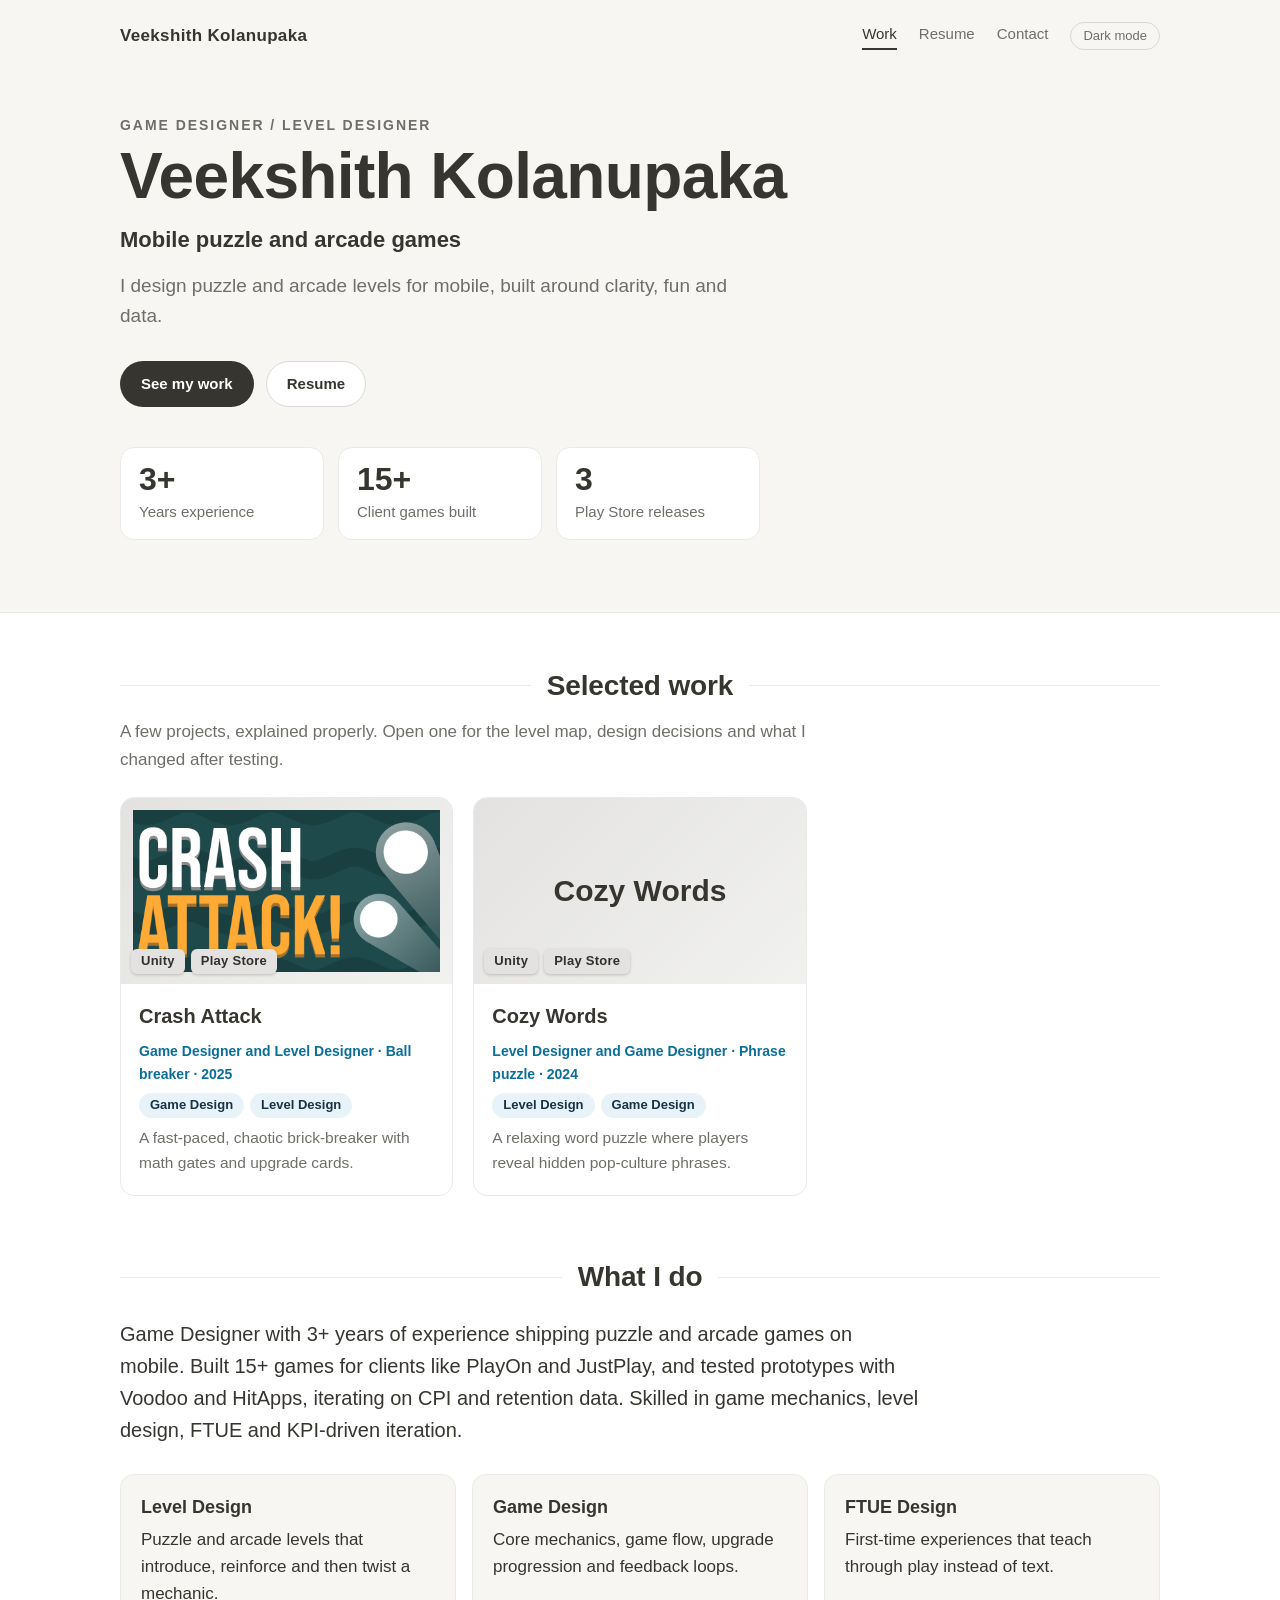
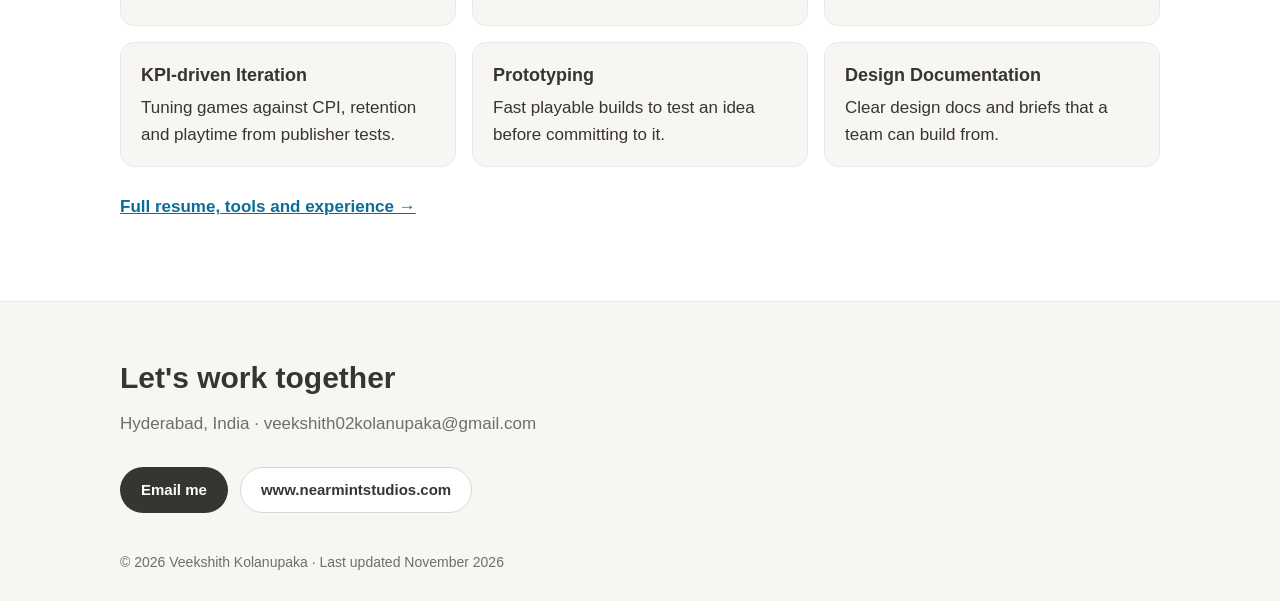
<file: index.html>
<!doctype html>
<html lang="en">
<head>
  <meta charset="utf-8">
  <meta name="viewport" content="width=device-width, initial-scale=1">
  <title>Portfolio</title>
  <meta name="description" content="Game and level designer. Case studies on mobile puzzle and arcade games: level design, game systems and balancing.">
  <meta property="og:type" content="website">
  <meta property="og:title" content="Veekshith Kolanupaka | Game and Level Designer">
  <meta property="og:description" content="Game and level designer. Case studies on mobile puzzle and arcade games: level design, game systems and balancing.">
  <meta property="og:image" content="https://vickynm.github.io/Veekshith-Portfolio/images/crash-attack/cover.png">
  <meta name="twitter:card" content="summary_large_image">
  <link rel="icon" href="images/favicon.svg" type="image/svg+xml">
  <script>try{var t=localStorage.getItem("theme");if(t)document.documentElement.dataset.theme=t;}catch(e){}</script>
  <link rel="stylesheet" href="css/style.css">
</head>
<body data-page="home">
  <header class="hero" id="top">
    <div class="wrap">
      <nav class="nav" aria-label="Main">
        <a class="brand" href="index.html" id="brand"></a>
        <div class="nav-links">
          <a href="#work" aria-current="page">Work</a>
          <a href="resume.html">Resume</a>
          <a href="#contact">Contact</a>
        </div>
      </nav>
      <p class="eyebrow" id="headline"></p>
      <h1 id="name"></h1>
      <p class="focus" id="focus"></p>
      <p class="tagline" id="tagline"></p>
      <div class="hero-actions">
        <a class="btn btn-light" href="#work">See my work</a>
        <a class="btn btn-ghost" href="resume.html">Resume</a>
        <a class="btn btn-ghost" id="resume-link" href="#" hidden>Download CV</a>
      </div>
      <div class="stats" id="stats"></div>
    </div>
  </header>
  <div class="stripe"></div>

  <main class="wrap">
    <section id="work" class="section">
      <h2 class="section-title"><span>Selected work</span></h2>
      <p class="section-note">A few projects, explained properly. Open one for the level map, design decisions and what I changed after testing.</p>
      <div class="grid" id="project-grid"></div>
    </section>

    <section id="more-work" class="section">
      <h2 class="section-title"><span>More work</span></h2>
      <div class="grid grid-compact" id="more-grid"></div>
    </section>

    <section id="expertise" class="section">
      <h2 class="section-title"><span>What I do</span></h2>
      <p class="lead" id="summary"></p>
      <div class="expertise" id="expertise-list"></div>
      <p class="more-link"><a href="resume.html">Full resume, tools and experience &rarr;</a></p>
    </section>
  </main>

  <footer class="footer" id="contact">
    <div class="wrap">
      <h2>Let's work together</h2>
      <p class="footer-sub" id="footer-sub"></p>
      <div class="hero-actions" id="contact-links"></div>
      <p class="copy"><span id="copy"></span> <span id="updated"></span></p>
    </div>
  </footer>

  <div class="error" id="error" hidden></div>

  <script src="js/js-yaml.min.js"></script>
  <script src="js/app.js"></script>
</body>
</html>
</file>
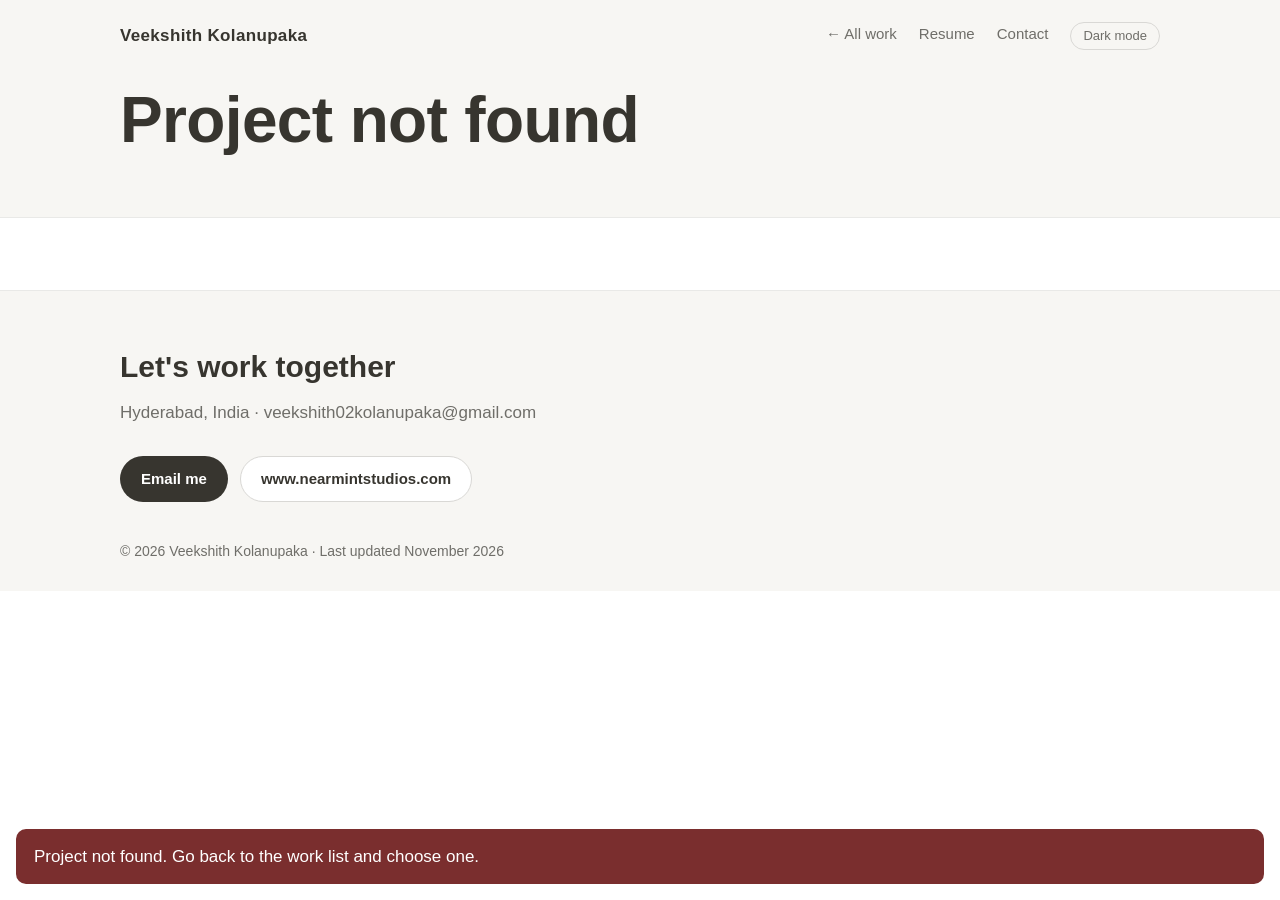
<file: project.html>
<!doctype html>
<html lang="en">
<head>
  <meta charset="utf-8">
  <meta name="viewport" content="width=device-width, initial-scale=1">
  <title>Project</title>
  <meta name="description" content="Game and level designer. Case studies on mobile puzzle and arcade games: level design, game systems and balancing.">
  <link rel="icon" href="images/favicon.svg" type="image/svg+xml">
  <script>try{var t=localStorage.getItem("theme");if(t)document.documentElement.dataset.theme=t;}catch(e){}</script>
  <link rel="stylesheet" href="css/style.css">
</head>
<body data-page="project">
  <header class="hero hero-small">
    <div class="wrap">
      <nav class="nav" aria-label="Main">
        <a class="brand" href="index.html" id="brand"></a>
        <div class="nav-links">
          <a href="index.html#work">&larr; All work</a>
          <a href="resume.html">Resume</a>
          <a href="#contact">Contact</a>
        </div>
      </nav>
      <p class="eyebrow" id="p-meta"></p>
      <h1 id="p-title"></h1>
      <div class="badges" id="p-badges"></div>
      <div class="hero-actions" id="p-hero-links" hidden></div>
    </div>
  </header>
  <div class="stripe"></div>
  <nav class="subnav" id="subnav" aria-label="On this page" hidden></nav>

  <main class="wrap">
    <div class="cover" id="p-cover"></div>

    <section class="tldr-section" id="p-tldr-section" hidden>
      <div class="tldr" id="p-tldr"></div>
    </section>

    <section class="section" id="p-overview" data-nav="Overview">
      <h2 class="section-title"><span>Overview</span></h2>
      <p class="lead" id="p-summary"></p>
      <div class="stats stats-light" id="p-scale" hidden></div>
      <dl class="facts" id="p-facts"></dl>
      <div class="overview-cols">
        <div id="p-context-box" hidden>
          <h3 class="subhead">Context</h3>
          <p id="p-context"></p>
        </div>
        <div id="p-objectives-box" hidden>
          <h3 class="subhead">Design goals</h3>
          <ul class="bullets" id="p-objectives"></ul>
        </div>
        <div id="p-role-box" hidden>
          <h3 class="subhead">My role</h3>
          <ul class="bullets" id="p-role"></ul>
        </div>
      </div>
    </section>

    <section class="section" id="p-map-section" data-nav="Level map" hidden>
      <h2 class="section-title"><span>Level map</span></h2>
      <div id="p-map"></div>
    </section>

    <section class="section" id="p-media-section" data-nav="Gameplay" hidden>
      <h2 class="section-title"><span>Gameplay</span></h2>
      <div class="media-grid" id="p-media"></div>
    </section>

    <section class="section" id="p-beats-section" data-nav="Level breakdown" hidden>
      <h2 class="section-title"><span>Beat by beat</span></h2>
      <ol class="steps" id="p-beats"></ol>
    </section>

    <section class="section" id="p-decisions-section" data-nav="Level design" hidden>
      <h2 class="section-title"><span>Level design and decisions</span></h2>
      <div class="steps-plain" id="p-decisions"></div>
    </section>

    <section class="section" id="p-charts-section" data-nav="Difficulty" hidden>
      <h2 class="section-title"><span>Difficulty curve</span></h2>
      <div id="p-charts"></div>
    </section>

    <section class="section" id="p-systems-section" data-nav="Systems" hidden>
      <h2 class="section-title"><span>Game design systems</span></h2>
      <div class="systems" id="p-systems"></div>
    </section>

    <section class="section" id="p-iterations-section" data-nav="Iteration" hidden>
      <h2 class="section-title"><span>Problems, iteration and feedback</span></h2>
      <div id="p-iterations"></div>
    </section>

    <section class="section" id="p-tables-section" data-nav="Balancing" hidden>
      <div id="p-tables"></div>
    </section>

    <section class="section" id="p-ba-section" data-nav="Before and after" hidden>
      <h2 class="section-title"><span>Before and after</span></h2>
      <div id="p-ba"></div>
    </section>

    <section class="section" id="p-results-section" data-nav="Results" hidden>
      <h2 class="section-title"><span>Results</span></h2>
      <div class="stats stats-light" id="p-kpis" hidden></div>
      <ul class="bullets" id="p-results"></ul>
    </section>

    <section class="section" id="p-tools-section" data-nav="Tools" hidden>
      <h2 class="section-title"><span>Tools and why</span></h2>
      <dl class="tool-why" id="p-tools"></dl>
    </section>


    <section class="section" id="p-sibling-section">
      <div class="pager" id="p-pager"></div>
    </section>
  </main>

  <footer class="footer" id="contact">
    <div class="wrap">
      <h2>Let's work together</h2>
      <p class="footer-sub" id="footer-sub"></p>
      <div class="hero-actions" id="contact-links"></div>
      <p class="copy"><span id="copy"></span> <span id="updated"></span></p>
    </div>
  </footer>

  <div class="error" id="error" hidden></div>

  <script src="js/js-yaml.min.js"></script>
  <script src="js/app.js"></script>
</body>
</html>
</file>
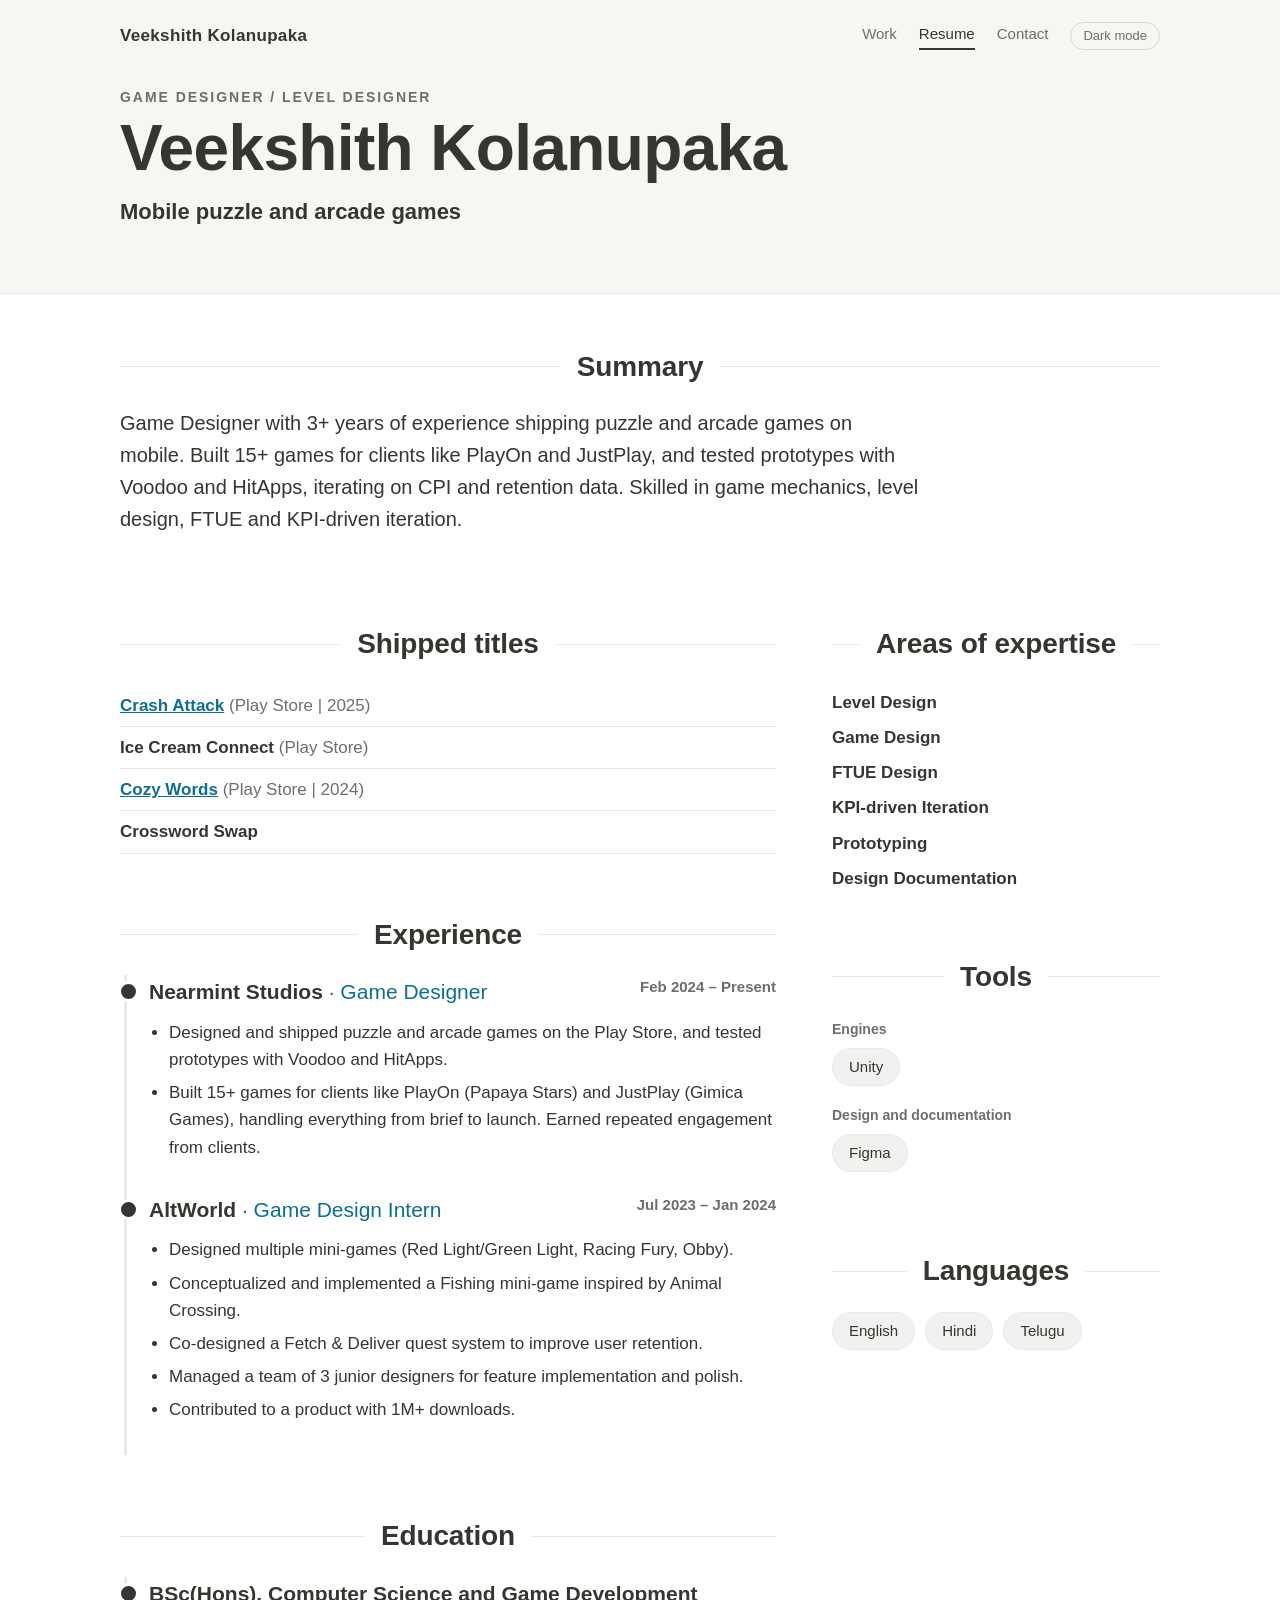
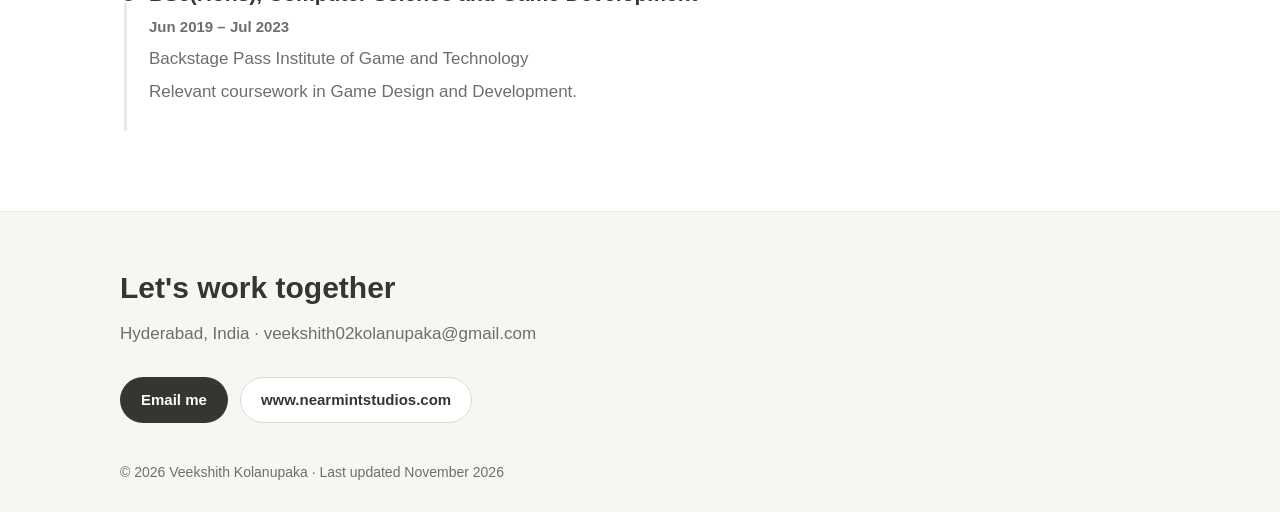
<file: resume.html>
<!doctype html>
<html lang="en">
<head>
  <meta charset="utf-8">
  <meta name="viewport" content="width=device-width, initial-scale=1">
  <title>Resume</title>
  <meta name="description" content="Game and level designer. Case studies on mobile puzzle and arcade games: level design, game systems and balancing.">
  <link rel="icon" href="images/favicon.svg" type="image/svg+xml">
  <script>try{var t=localStorage.getItem("theme");if(t)document.documentElement.dataset.theme=t;}catch(e){}</script>
  <link rel="stylesheet" href="css/style.css">
</head>
<body data-page="resume">
  <header class="hero hero-small">
    <div class="wrap">
      <nav class="nav" aria-label="Main">
        <a class="brand" href="index.html" id="brand"></a>
        <div class="nav-links">
          <a href="index.html#work">Work</a>
          <a href="resume.html" aria-current="page">Resume</a>
          <a href="#contact">Contact</a>
        </div>
      </nav>
      <p class="eyebrow" id="headline"></p>
      <h1 id="name"></h1>
      <p class="focus" id="focus"></p>
      <div class="hero-actions">
        <a class="btn btn-light" id="resume-link" href="#" hidden>Download CV (PDF)</a>
      </div>
    </div>
  </header>
  <div class="stripe"></div>

  <main class="wrap resume">
    <section class="section">
      <h2 class="section-title"><span>Summary</span></h2>
      <p class="lead" id="summary"></p>
    </section>

    <div class="resume-cols">
      <div>
        <section class="section">
          <h2 class="section-title"><span>Shipped titles</span></h2>
          <ul class="shipped" id="shipped-list"></ul>
        </section>

        <section class="section">
          <h2 class="section-title"><span>Experience</span></h2>
          <div id="experience-list"></div>
        </section>

        <section class="section">
          <h2 class="section-title"><span>Education</span></h2>
          <div id="education-list"></div>
        </section>
      </div>

      <aside>
        <section class="section">
          <h2 class="section-title"><span>Areas of expertise</span></h2>
          <ul class="plain" id="expertise-names"></ul>
        </section>
        <section class="section">
          <h2 class="section-title"><span>Tools</span></h2>
          <div id="tools-list"></div>
        </section>
        <section class="section">
          <h2 class="section-title"><span>Languages</span></h2>
          <div class="chips" id="languages-list"></div>
        </section>
      </aside>
    </div>
  </main>

  <footer class="footer" id="contact">
    <div class="wrap">
      <h2>Let's work together</h2>
      <p class="footer-sub" id="footer-sub"></p>
      <div class="hero-actions" id="contact-links"></div>
      <p class="copy"><span id="copy"></span> <span id="updated"></span></p>
    </div>
  </footer>

  <div class="error" id="error" hidden></div>

  <script src="js/js-yaml.min.js"></script>
  <script src="js/app.js"></script>
</body>
</html>
</file>
<file: css/style.css>
:root {
  /* Notion palette */
  --primary: #0B6E99;     /* Notion blue text: links, chart, focus */
  --accent: #D3E5EF;      /* Notion blue tag background */
  --chip: #F1F1EF;
  --ink: #37352F;         /* Notion default text */
  --background: #FFFFFF;
  --soft: #F7F6F3;        /* Notion sidebar gray: panels, hero, footer */
  --muted: #6F6E69;
  --rule: #E9E9E7;
  --rule-strong: #D9D8D5;
  --surface: #FFFFFF;     /* cards, charts, tables */
  --on-ink: #FFFFFF;      /* text on ink-coloured buttons and markers */
  --ink-hover: #1F1E1B;
  --hover: #EFEFED;
  --nav-bg: rgba(255,255,255,.95);
  --tag-blue-bg: #E7F3F8;  --tag-blue-fg: #183347;
  --tag-gray-bg: #E3E2E0;  --tag-gray-fg: #32302C;
  --tag-red-bg: #FFE2DD;   --tag-red-fg: #5D1715;
  --tag-green-bg: #DBEDDB; --tag-green-fg: #1C3829;
  --art-from: #E3E2E0;     --art-to: #F1F1EF;
  color-scheme: light;
  --radius: 14px;
}

* { box-sizing: border-box; }
html { scroll-behavior: smooth; }
body {
  margin: 0;
  background: var(--background);
  color: var(--ink);
  font-family: "Source Sans 3", "Segoe UI", system-ui, -apple-system, sans-serif;
  font-size: 17px;
  line-height: 1.6;
}
a { color: var(--primary); }
.wrap { width: min(1040px, 100% - 40px); margin-inline: auto; }

/* ---------- Hero ---------- */
.hero { background: var(--primary); color: #fff; padding: 22px 0 72px; }
.hero-small { padding-bottom: 44px; }
.stripe { height: 10px; background: var(--accent); }
.nav { display: flex; justify-content: space-between; align-items: center; gap: 16px; margin-bottom: 64px; }
.hero-small .nav { margin-bottom: 36px; }
.brand { color: #fff; font-weight: 700; text-decoration: none; letter-spacing: .02em; }
.nav-links { display: flex; gap: 22px; flex-wrap: wrap; }
.nav-links a { color: #fff; text-decoration: none; font-size: 15px; padding-bottom: 2px; border-bottom: 2px solid transparent; }
.nav-links a:hover, .nav-links a[aria-current] { border-bottom-color: var(--accent); }
.eyebrow { margin: 0 0 6px; color: #fff; letter-spacing: .14em; text-transform: uppercase; font-size: 14px; font-weight: 600; }
h1 { margin: 0; font-size: clamp(38px, 7vw, 64px); line-height: 1.08; letter-spacing: -.01em; }
.tagline { max-width: 620px; margin: 14px 0 0; font-size: 19px; color: #fff; }
.hero-actions { display: flex; flex-wrap: wrap; gap: 12px; margin-top: 30px; }
.btn {
  display: inline-block; padding: 10px 20px; border-radius: 999px; font-weight: 600;
  text-decoration: none; font-size: 15px; border: 1.5px solid transparent;
}
.btn-light { background: var(--surface); color: var(--primary); }
.btn-light:hover { background: var(--chip); }
.btn-ghost { border-color: rgba(255,255,255,.8); color: #fff; }
.btn-ghost:hover { background: rgba(255,255,255,.12); }
.btn-solid { background: var(--primary); color: #fff; }
.btn-solid:hover { filter: brightness(1.1); }

/* ---------- Sections ---------- */
.section { padding: 56px 0 8px; }
.section-title {
  display: flex; align-items: center; gap: 16px; margin: 0 0 24px;
  font-size: 28px; line-height: 1.2; font-weight: 700; letter-spacing: -.005em; color: var(--primary);
}
.section-title::after { content: ""; flex: 1; height: 1px; background: var(--rule); }
.lead { font-size: 20px; max-width: 800px; margin: 0 0 28px; }
.subhead { margin: 34px 0 12px; font-size: 13px; letter-spacing: .16em; text-transform: uppercase; color: var(--primary); }

.stats { display: grid; grid-template-columns: repeat(auto-fit, minmax(150px, 1fr)); gap: 14px; margin-top: 40px; max-width: 640px; }
.stat { background: rgba(255,255,255,.14); border: 1px solid rgba(255,255,255,.3); border-radius: var(--radius); padding: 14px 18px; }
.stat strong { display: block; font-size: 32px; line-height: 1.1; color: #fff; }
.stat span { color: #fff; font-size: 15px; }

/* ---------- Projects ---------- */
.filters { display: flex; flex-wrap: wrap; gap: 8px; margin-bottom: 22px; }
.filter {
  font: inherit; font-size: 14px; cursor: pointer; padding: 6px 16px; border-radius: 999px;
  border: 1px solid var(--rule); background: var(--surface); color: var(--ink);
}
.filter:hover { border-color: var(--primary); }
.filter[aria-pressed="true"] { background: var(--primary); border-color: var(--primary); color: #fff; }

.grid { display: grid; grid-template-columns: repeat(auto-fill, minmax(290px, 1fr)); gap: 20px; }
.card {
  display: flex; flex-direction: column; background: var(--surface); border: 1px solid var(--rule);
  border-radius: var(--radius); overflow: hidden; text-decoration: none; color: inherit;
  transition: transform .15s ease, box-shadow .15s ease;
}
.card:hover, .card:focus-visible { transform: translateY(-3px); box-shadow: 0 10px 24px rgba(31,45,48,.1); }
.card-art {
  position: relative; aspect-ratio: 16 / 9; display: grid; place-items: center; color: rgba(255,255,255,.92);
  font-size: 30px; font-weight: 700; padding: 12px; text-align: center;
  background: linear-gradient(135deg, var(--primary), var(--accent));
}
.card-art img, .cover img { width: 100%; height: 100%; object-fit: cover; display: block; }
.card-body { padding: 16px 18px 20px; display: flex; flex-direction: column; gap: 8px; flex: 1; }
.card h3 { margin: 0; font-size: 20px; }
.card p { margin: 0; color: var(--muted); font-size: 15.5px; }
.tags { display: flex; flex-wrap: wrap; gap: 6px; }
.tag { background: var(--chip); color: var(--primary); border-radius: 999px; padding: 2px 11px; font-size: 13px; font-weight: 600; }

/* ---------- Experience / education ---------- */
.job { padding: 0 0 26px 22px; border-left: 3px solid var(--accent); margin-left: 4px; position: relative; }
.job::before {
  content: ""; position: absolute; left: -9px; top: 6px; width: 15px; height: 15px;
  border-radius: 50%; background: var(--primary); border: 3px solid var(--background);
}
.job-head { display: flex; justify-content: space-between; flex-wrap: wrap; gap: 4px 16px; }
.job h3 { margin: 0; font-size: 21px; }
.job h3 span { color: var(--primary); font-weight: 500; }
.dates { color: var(--muted); font-weight: 600; font-size: 15px; }
.bullets { margin: 10px 0 0; padding-left: 20px; }
.bullets li { margin-bottom: 6px; }
.note { margin: 6px 0 0; color: var(--muted); }

.chips { display: flex; flex-wrap: wrap; gap: 10px; }
.chip { background: var(--chip); border: 1px solid #C5D9DA; border-radius: 999px; padding: 6px 16px; font-size: 15px; }

/* ---------- Project page ---------- */
.cover { margin-top: 36px; border-radius: var(--radius); overflow: hidden; }
.cover:empty { display: none; }
.cover img { max-height: 520px; }

/* ---------- Footer ---------- */
.footer { margin-top: 72px; background: var(--primary); color: #fff; padding: 52px 0 28px; }
.footer h2 { margin: 0; font-size: 30px; }
.footer-sub { color: #fff; margin: 8px 0 0; }
.copy { margin: 38px 0 0; color: #E6EEEE; font-size: 14px; }

.error { position: fixed; inset: auto 16px 16px 16px; background: #7a2e2e; color: #fff; padding: 14px 18px; border-radius: 10px; z-index: 10; }

[hidden] { display: none !important; }

@media (max-width: 560px) {
  .nav { margin-bottom: 40px; }
  .section { padding-top: 44px; }
}
@media (prefers-reduced-motion: reduce) {
  html { scroll-behavior: auto; }
  .card { transition: none; }
}

/* ---------- Home: focus line, section notes, compact cards ---------- */
.focus { margin: 10px 0 0; font-size: 22px; font-weight: 600; color: #fff; }
.section-note { margin: -8px 0 24px; color: var(--muted); max-width: 720px; }
.more-link { margin: 26px 0 0; font-weight: 600; }
.grid-compact { grid-template-columns: repeat(auto-fill, minmax(220px, 1fr)); gap: 16px; }
.card-compact .card-art { font-size: 20px; }
.card-compact h3 { font-size: 17px; }
.card-art-title { font-weight: 700; }

/* Engine / platform badges: always visible on cards and project pages */
.badges { display: flex; flex-wrap: wrap; gap: 8px; margin-top: 18px; }
.badge {
  background: var(--surface); color: var(--ink); border-radius: 6px; padding: 2px 10px;
  font-size: 13px; font-weight: 700; letter-spacing: .02em;
}
.badges-art { position: absolute; left: 10px; bottom: 10px; margin: 0; gap: 6px; }
.badges-art .badge { box-shadow: 0 1px 4px rgba(0,0,0,.25); }
.card-sub { font-weight: 600; font-size: 14px !important; color: var(--primary) !important; }

.expertise { display: grid; grid-template-columns: repeat(auto-fit, minmax(260px, 1fr)); gap: 16px; }
.area { background: var(--chip); border-radius: var(--radius); padding: 18px 20px; }
.area h3 { margin: 0 0 4px; font-size: 18px; color: var(--primary); }
.area p { margin: 0; }

/* ---------- Resume ---------- */
.resume-cols { display: grid; grid-template-columns: minmax(0, 2fr) minmax(0, 1fr); gap: 0 56px; }
.shipped, .plain { margin: 0; padding: 0; list-style: none; }
.shipped li { padding: 7px 0; border-bottom: 1px solid var(--rule); font-weight: 600; }
.shipped-meta { font-weight: 400; color: var(--muted); }
.plain li { padding: 4px 0; font-weight: 600; }
.tool-group { margin-bottom: 18px; }
.tool-group h3 { margin: 0 0 8px; font-size: 14px; color: var(--primary); }

/* ---------- Project walkthrough ---------- */
.facts { display: grid; grid-template-columns: repeat(auto-fit, minmax(150px, 1fr)); gap: 12px; margin: 0 0 8px; }
.fact { background: var(--chip); border-radius: 10px; padding: 10px 14px; }
.fact dt { font-size: 13px; letter-spacing: .12em; text-transform: uppercase; color: var(--primary); font-weight: 700; }
.fact dd { margin: 2px 0 0; font-weight: 600; }
.overview-cols { display: grid; grid-template-columns: repeat(auto-fit, minmax(260px, 1fr)); gap: 8px 36px; }
.overview-cols .subhead { margin-top: 24px; }
.overview-cols p { margin: 0; }

.media { margin: 0; }
.media img, .media video { width: 100%; height: auto; border-radius: 10px; display: block; background: var(--chip); }
.media-frame { width: 100%; aspect-ratio: 16 / 9; border: 0; border-radius: 10px; }
.media figcaption { margin-top: 6px; font-size: 14px; color: var(--muted); }
.media-grid, .step-media { display: grid; grid-template-columns: repeat(auto-fit, minmax(280px, 1fr)); gap: 16px; }

.steps { list-style: none; counter-reset: beat; margin: 0; padding: 0; }
.step { counter-increment: beat; display: grid; grid-template-columns: minmax(0, 1fr) minmax(0, 1.1fr); gap: 20px 32px; padding: 0 0 36px 54px; position: relative; }
.step::before {
  content: counter(beat); position: absolute; left: 0; top: 0; width: 36px; height: 36px; border-radius: 50%;
  background: var(--primary); color: #fff; display: grid; place-items: center; font-weight: 700;
}
.step h3, .decision h3, .ba h3 { margin: 0 0 6px; font-size: 20px; }
.step p, .decision p { margin: 0; }
.decision { padding: 0 0 28px; }
.decision .step-media { margin-top: 14px; }

.iteration { display: grid; grid-template-columns: repeat(auto-fit, minmax(220px, 1fr)); gap: 16px 28px; background: var(--surface); border: 1px solid var(--rule); border-radius: var(--radius); padding: 18px 20px; margin-bottom: 16px; }
.iteration h4 { margin: 0 0 4px; font-size: 13px; letter-spacing: .12em; text-transform: uppercase; color: var(--primary); }
.iteration p { margin: 0; }
.iteration-media { grid-column: 1 / -1; }
.ba { margin-bottom: 28px; }
.ba-row { display: grid; grid-template-columns: 1fr 1fr; gap: 16px; }

.tool-why { margin: 0; display: grid; grid-template-columns: max-content 1fr; gap: 10px 24px; }
.tool-why dt { font-weight: 700; color: var(--primary); }
.tool-why dd { margin: 0; }

.pager { display: flex; justify-content: space-between; gap: 16px; flex-wrap: wrap; }
.pager-link { display: block; flex: 1 1 260px; max-width: 420px; padding: 16px 20px; border: 1px solid var(--rule); border-radius: var(--radius); text-decoration: none; color: var(--ink); background: var(--surface); }
.pager-link:hover { border-color: var(--primary); }
.pager-link span { display: block; font-size: 13px; letter-spacing: .12em; text-transform: uppercase; color: var(--primary); }
.pager-link strong { font-size: 20px; }
.pager-next { margin-left: auto; text-align: right; }

a:focus-visible, button:focus-visible { outline: 3px solid var(--accent); outline-offset: 2px; }

@media (max-width: 820px) {
  .resume-cols { grid-template-columns: 1fr; }
  .step { grid-template-columns: 1fr; }
  .ba-row { grid-template-columns: 1fr; }
  .tool-why { grid-template-columns: 1fr; gap: 2px; }
  .tool-why dd { margin-bottom: 10px; }
}
/* ---------- Walkthrough additions: summary band, tiles, systems, tables ---------- */
.badge-soft { background: rgba(255,255,255,.18); color: #fff; border: 1px solid rgba(255,255,255,.7); }
.system .badge-soft { background: var(--chip); color: var(--primary); border-color: #C5D9DA; }

.tldr-section { margin-top: 36px; }
.tldr { display: grid; grid-template-columns: 1.9fr 1fr 1fr; gap: 0; border: 1px solid var(--rule); border-radius: var(--radius); background: var(--surface); overflow: hidden; }
.tldr-item { padding: 18px 22px; border-right: 1px solid var(--rule); }
.tldr-item:last-child { border-right: 0; }
.tldr-item h2 { margin: 0 0 4px; font-size: 13px; letter-spacing: .14em; text-transform: uppercase; color: var(--primary); }
.tldr-item p { margin: 0; }

.stats-light { margin-top: 8px; max-width: none; }
.stats-light .stat { background: var(--chip); border-color: #C5D9DA; }
.stats-light .stat strong { color: var(--primary); }
.stats-light .stat span { color: var(--ink); }
.stat em { display: block; font-style: normal; font-size: 14px; color: var(--muted); margin-top: 2px; }
.overview-cols { margin-top: 12px; }

.system { background: var(--surface); border: 1px solid var(--rule); border-radius: var(--radius); padding: 18px 22px; margin-bottom: 16px; }
.system-head { display: flex; align-items: center; flex-wrap: wrap; gap: 10px 14px; margin-bottom: 6px; }
.system h3 { margin: 0; font-size: 20px; }
.system p { margin: 0 0 8px; }
.system .step-media { margin-top: 12px; }

.data-block { margin-bottom: 36px; }
.data-block h3 { margin: 0 0 6px; font-size: 22px; }
.data-block > p { margin: 0 0 14px; max-width: 760px; }
.table-wrap { overflow-x: auto; border: 1px solid var(--rule); border-radius: 10px; }
.data-table { border-collapse: collapse; width: 100%; font-size: 15px; background: var(--surface); }
.data-table th { background: var(--primary); color: #fff; text-align: left; padding: 9px 14px; font-size: 13px; letter-spacing: .06em; text-transform: uppercase; }
.data-table td { padding: 8px 14px; border-top: 1px solid var(--rule); vertical-align: top; }
.data-table .row-head { font-weight: 700; color: var(--primary); width: 1%; white-space: nowrap; }
.data-table td.changed { background: #EAF2F2; font-weight: 600; }
.data-block .step-media { margin-top: 18px; }

/* ---------- Section navigation, click-to-enlarge ---------- */
.subnav {
  position: sticky; top: 0; z-index: 5; display: flex; gap: 4px; overflow-x: auto; white-space: nowrap;
  padding: 8px max(20px, calc((100% - 1040px) / 2)); background: rgba(251,252,251,.95);
  border-bottom: 1px solid var(--rule); backdrop-filter: blur(6px);
}
.subnav a {
  padding: 6px 14px; border-radius: 999px; font-size: 14px; font-weight: 600; color: var(--ink); text-decoration: none;
}
.subnav a:hover { background: var(--chip); }
.subnav a[aria-current] { background: var(--primary); color: #fff; }
main section[id] { scroll-margin-top: 64px; }

.decision .system-head { margin-bottom: 4px; }
.decision .badge-soft { background: var(--chip); color: var(--primary); border-color: #C5D9DA; }

.zoomable { cursor: zoom-in; }
.lightbox {
  border: 0; padding: 16px; max-width: min(96vw, 1500px); max-height: 94vh; background: var(--surface); border-radius: 12px;
}
.lightbox::backdrop { background: rgba(20,30,32,.8); }
.lightbox img { display: block; max-width: 100%; max-height: calc(94vh - 90px); margin: 0 auto; cursor: default; }
.lightbox-caption { margin: 8px 0 0; text-align: center; color: var(--muted); font-size: 14px; }
.lightbox-close {
  display: block; margin: 0 0 10px auto; font: inherit; font-size: 14px; cursor: pointer; padding: 4px 14px;
  border-radius: 999px; border: 1px solid var(--rule); background: var(--surface);
}

/* ---------- Balancing table: old value (red) -> new value (green) ---------- */
.data-table td.changed { background: var(--surface); font-weight: 400; }
.cell-name { display: block; font-size: 14px; color: var(--muted); }
.cell-values { display: inline-flex; align-items: baseline; gap: 8px; font-size: 16px; }
.val-old { color: #A12B2B; background: #FBEAEA; padding: 0 7px; border-radius: 6px; text-decoration-thickness: 2px; }
.val-arrow { color: var(--muted); }
.val-new { color: #17643A; background: #E3F4EA; padding: 0 7px; border-radius: 6px; }

.proof { margin-top: 18px; border: 1px solid var(--rule); border-radius: 10px; background: var(--surface); padding: 0 16px; }
.proof summary { cursor: pointer; padding: 12px 0; font-weight: 600; color: var(--primary); }
.proof .step-media { padding-bottom: 16px; }

/* ---------- Range chart and scrollable level layouts ---------- */
.chart-wrap { position: relative; overflow-x: auto; background: var(--surface); border: 1px solid var(--rule); border-radius: 10px; padding: 12px 8px 4px; }
.chart { display: block; width: 100%; height: auto; }
.chart-grid { stroke: var(--rule); stroke-width: 1; }
.chart-tick { fill: var(--muted); font-size: 12px; }
.chart-axis { fill: var(--muted); font-size: 12px; font-weight: 600; }
.chart-label { fill: var(--ink); font-size: 12px; font-weight: 600; }
.chart-band { fill: var(--primary); fill-opacity: .16; }
.chart-line { fill: none; stroke: var(--primary); stroke-width: 2; stroke-linejoin: round; }
.chart-line-low { stroke-width: 1.5; stroke-opacity: .65; }
.chart-marker { fill: var(--ink); stroke: #fff; stroke-width: 2; }
.chart-marker-text { fill: #fff; font-size: 11px; font-weight: 700; pointer-events: none; }
.chart-cursor { stroke: var(--muted); stroke-width: 1; stroke-dasharray: 3 3; pointer-events: none; }
.chart-dot { fill: var(--primary); stroke: #fff; stroke-width: 2; pointer-events: none; }
.chart-tip {
  position: absolute; top: 14px; transform: translateX(12px); pointer-events: none; z-index: 2;
  background: var(--ink); color: #fff; border-radius: 8px; padding: 8px 12px; font-size: 14px; line-height: 1.4;
  display: flex; flex-direction: column; gap: 2px; white-space: nowrap;
}
.chart-tip.flip { transform: translateX(calc(-100% - 12px)); }
.chart-key { list-style: none; counter-reset: key; display: flex; flex-wrap: wrap; gap: 8px 18px; margin: 14px 0 0; padding: 0; }
.chart-key li { counter-increment: key; font-size: 14px; display: flex; align-items: center; gap: 8px; }
.chart-key li::before {
  content: counter(key); display: grid; place-items: center; width: 22px; height: 22px; border-radius: 50%;
  background: var(--ink); color: #fff; font-size: 12px; font-weight: 700;
}
.data-block .proof .table-wrap { max-height: 360px; overflow-y: auto; margin-bottom: 16px; }

.scroll-box { max-height: 520px; overflow-y: auto; border: 1px solid var(--rule); border-radius: 10px; background: #223A56; text-align: center; padding: 8px 0; }
.scroll-box img { display: inline-block; width: auto; max-width: 100%; height: auto; border-radius: 0; background: transparent; }
.media.tall { max-width: 360px; }

/* ---------- Fixes: phone layout, systems grid, chart stems ---------- */
.chart-stem { stroke: var(--ink); stroke-width: 1.5; }
.systems { display: grid; grid-template-columns: repeat(auto-fit, minmax(340px, 1fr)); gap: 16px; align-items: start; }
.system { margin-bottom: 0; }
.system .proof { margin-top: 12px; }
.hero-small .hero-actions { margin-top: 20px; }

@media (max-width: 640px) {
  .nav { flex-wrap: wrap; row-gap: 10px; }
  .brand { flex: 1 1 100%; }
  .nav-links { gap: 8px 18px; }
  .systems { grid-template-columns: 1fr; }
  .tldr-item { border-right: 0; border-bottom: 1px solid var(--rule); }
  .tldr-item:last-child { border-bottom: 0; }

  /* Wide tables become one card per row */
  .table-wrap:has(.stack) { border: 0; overflow: visible; }
  .data-table.stack, .data-table.stack tbody, .data-table.stack tr, .data-table.stack td { display: block; width: 100%; }
  .data-table.stack thead { position: absolute; width: 1px; height: 1px; overflow: hidden; clip: rect(0 0 0 0); }
  .data-table.stack tr { border: 1px solid var(--rule); border-radius: 10px; margin-bottom: 12px; overflow: hidden; background: var(--surface); }
  .data-table.stack td { border-top: 0; padding: 8px 14px; }
  .data-table.stack td::before {
    content: attr(data-label); display: block; font-size: 12px; letter-spacing: .08em; text-transform: uppercase; color: var(--muted); font-weight: 700;
  }
  .data-table.stack .row-head { width: 100%; white-space: normal; background: var(--primary); color: #fff; }
  .data-table.stack .row-head::before { display: inline; margin-right: 6px; color: #fff; }
}
/* Phone: compact stacked table with a "show more" button (hidden on larger screens) */
.show-more { display: none; }
@media (max-width: 640px) {
  .data-table.stack td:not(.row-head)::before { display: none; }
  .data-table.stack td:not(.row-head) { padding: 6px 14px; }
  .data-table.stack tr { margin-bottom: 10px; }
  .data-table.stack .cell-name { font-size: 13px; }
  .table-wrap.collapsed .data-table.stack tbody tr:nth-child(n+6) { display: none; }
  .show-more {
    display: block; margin: 4px 0 0; font: inherit; font-weight: 600; cursor: pointer; padding: 10px 18px;
    border-radius: 999px; border: 1.5px solid var(--primary); background: var(--surface); color: var(--primary);
  }
}

/* ---------- Overview spacing ---------- */
.stats-light { grid-template-columns: repeat(auto-fit, minmax(150px, 230px)); margin: 4px 0 0; }
.stats-light + .facts { margin-top: 18px; }
.facts { margin-bottom: 4px; }
#p-overview .overview-cols { margin-top: 20px; }
@media (max-width: 820px) {
  .tldr { grid-template-columns: 1fr; }
  .tldr-item { border-right: 0; border-bottom: 1px solid var(--rule); }
  .tldr-item:last-child { border-bottom: 0; }
}
/* One full-width row of equal tiles in the overview */
.stats-light { grid-template-columns: repeat(auto-fit, minmax(150px, 1fr)); }

@media (max-width: 560px) { .section-title { font-size: 24px; } }

/* =====================================================================
   Notion theme layer: light panels instead of colour bands, soft tags.
   Backup of the previous teal stylesheet: style.css.teal-backup
   ===================================================================== */
body { font-family: ui-sans-serif, -apple-system, BlinkMacSystemFont, "Segoe UI", Helvetica, Arial, sans-serif; }

/* Header: light panel, dark text */
.hero { background: var(--soft); color: var(--ink); border-bottom: 1px solid var(--rule); }
.stripe { display: none; }
.brand { color: var(--ink); }
.nav-links a { color: var(--muted); }
.nav-links a:hover, .nav-links a[aria-current] { color: var(--ink); border-bottom-color: var(--ink); }
.eyebrow { color: var(--muted); }
.focus { color: var(--ink); }
.tagline { color: var(--muted); }

/* Buttons: solid ink, quiet outline */
.btn-light, .btn-solid { background: var(--ink); color: var(--on-ink); }
.btn-light:hover, .btn-solid:hover { background: var(--ink-hover); filter: none; }
.btn-ghost { background: var(--surface); border-color: var(--rule-strong); color: var(--ink); }
.btn-ghost:hover { background: var(--chip); }

/* Number tiles */
.stat { background: var(--surface); border: 1px solid var(--rule); }
.stat strong { color: var(--ink); }
.stat span, .stat em { color: var(--muted); }
.stats-light .stat { background: var(--soft); border-color: var(--rule); }
.stats-light .stat strong { color: var(--ink); }
.stats-light .stat span { color: var(--muted); }

/* Headings and labels */
.section-title { color: var(--ink); }
.subhead, .fact dt, .tldr-item h2, .iteration h4, .tool-group h3, .pager-link span { color: var(--muted); }
.tool-why dt, .area h3, .data-table .row-head { color: var(--ink); }
.cell-name { color: var(--muted); }

/* Cards, tags, badges */
.card:hover, .card:focus-visible { box-shadow: 0 8px 20px rgba(55,53,47,.08); }
.card-art { background: linear-gradient(135deg, var(--art-from), var(--art-to)); color: var(--ink); }
.tag { background: var(--tag-blue-bg); color: var(--tag-blue-fg); }
.badge { background: var(--tag-gray-bg); color: var(--tag-gray-fg); }
.badge-soft, .system .badge-soft, .decision .badge-soft { background: var(--tag-blue-bg); color: var(--tag-blue-fg); border: 1px solid transparent; }
.badges-art .badge { box-shadow: 0 1px 3px rgba(55,53,47,.25); }
.chip { background: var(--chip); border-color: var(--rule); }

/* Panels */
.tldr, .fact, .area { background: var(--soft); }
.area { border: 1px solid var(--rule); }
.job { border-left-color: var(--rule); }
.job::before { background: var(--ink); }
.step::before { background: var(--ink); }

/* Footer: light panel */
.footer { background: var(--soft); color: var(--ink); border-top: 1px solid var(--rule); }
.footer-sub, .copy { color: var(--muted); }

/* Tables: Notion style header, tag-coloured changes */
.data-table th { background: var(--soft); color: var(--muted); border-bottom: 1px solid var(--rule); }
.val-old { color: var(--tag-red-fg); background: var(--tag-red-bg); }
.val-new { color: var(--tag-green-fg); background: var(--tag-green-bg); }
.data-table.stack .row-head { background: var(--soft); color: var(--ink); }
.data-table.stack .row-head::before { color: var(--muted); }

/* Section menu */
.subnav { background: var(--nav-bg); }
.subnav a { color: var(--muted); }
.subnav a:hover { background: var(--hover); color: var(--ink); }
.subnav a[aria-current] { background: var(--hover); color: var(--ink); font-weight: 700; }

/* Toggles and focus */
.proof summary { color: var(--ink); }
.show-more { border-color: var(--rule-strong); color: var(--ink); }
a:focus-visible, button:focus-visible { outline-color: var(--primary); }
/* Elements drawn in "ink" need readable text in both modes */
.step::before, .chart-key li::before { color: var(--on-ink); }
.chart-tip { color: var(--on-ink); }
.chart-marker { stroke: var(--surface); }
.chart-marker-text { fill: var(--on-ink); }
.chart-dot { stroke: var(--surface); }

/* Theme toggle in the menu */
.theme-toggle {
  font: inherit; font-size: 13px; cursor: pointer; background: transparent; color: var(--muted);
  border: 1px solid var(--rule-strong); border-radius: 999px; padding: 1px 12px;
}
.theme-toggle:hover { color: var(--ink); background: var(--hover); }

/* ---------- Dark theme (Notion dark) ---------- */
:root[data-theme="dark"] {
  --primary: #529CCA; --accent: #28456C; --chip: #2B2B2B; --ink: #E6E6E5; --background: #191919;
  --soft: #202020; --muted: #9B9A97; --rule: #2F2F2F; --rule-strong: #3F3F3F; --surface: #252525;
  --on-ink: #191919; --ink-hover: #FFFFFF; --hover: #2F2F2F; --nav-bg: rgba(25,25,25,.95);
  --tag-blue-bg: #1F3A52;  --tag-blue-fg: #A8CDEA;
  --tag-gray-bg: #373737;  --tag-gray-fg: #D3D3D1;
  --tag-red-bg: #5A2A27;   --tag-red-fg: #FFB4AC;
  --tag-green-bg: #24432F; --tag-green-fg: #A7DDBA;
  --art-from: #2B2B2B;     --art-to: #202020;
  color-scheme: dark;
}
@media (prefers-color-scheme: dark) {
  :root:not([data-theme="light"]) {
    --primary: #529CCA; --accent: #28456C; --chip: #2B2B2B; --ink: #E6E6E5; --background: #191919;
    --soft: #202020; --muted: #9B9A97; --rule: #2F2F2F; --rule-strong: #3F3F3F; --surface: #252525;
    --on-ink: #191919; --ink-hover: #FFFFFF; --hover: #2F2F2F; --nav-bg: rgba(25,25,25,.95);
    --tag-blue-bg: #1F3A52;  --tag-blue-fg: #A8CDEA;
    --tag-gray-bg: #373737;  --tag-gray-fg: #D3D3D1;
    --tag-red-bg: #5A2A27;   --tag-red-fg: #FFB4AC;
    --tag-green-bg: #24432F; --tag-green-fg: #A7DDBA;
    --art-from: #2B2B2B;     --art-to: #202020;
    color-scheme: dark;
  }
}
/* Centred section titles: a line on each side */
.section-title { justify-content: center; text-align: center; }
.section-title::before { content: ""; flex: 1; height: 1px; background: var(--rule); }

/* Phone-shaped (portrait) video: keep it a sensible height and centred instead of stretching to full width */
.media video { width: auto; max-width: 100%; max-height: 560px; margin-inline: auto; background: var(--soft); }
.media:has(video) figcaption { text-align: center; }
.media-grid, .step-media { justify-items: stretch; }

/* Iteration cards: text on the left, media beside it */
.iteration { grid-template-columns: minmax(0, 1fr); gap: 20px 32px; }
.iteration-text { display: grid; grid-template-columns: repeat(auto-fit, minmax(220px, 1fr)); gap: 16px 28px; }
.iteration.has-media { grid-template-columns: minmax(0, 1fr) 270px; align-items: start; }
.iteration.has-media .iteration-text { grid-template-columns: minmax(0, 1fr); gap: 18px; }
.iteration-media { grid-column: auto; }
.iteration-media .media video, .iteration-media .media img { max-height: 480px; }
@media (max-width: 760px) {
  .iteration.has-media { grid-template-columns: minmax(0, 1fr); }
}

/* Iteration card with a clip: balance the two sides instead of leaving a gap under the text */
.iteration.has-media { grid-template-columns: minmax(0, 1fr) 230px; align-items: center; }
.iteration.has-media .iteration-text { gap: 24px; }
.iteration.has-media .iteration-col { border-left: 3px solid var(--rule-strong); padding-left: 16px; }
.iteration.has-media .iteration-col p { font-size: 17px; }
.iteration-media .media video, .iteration-media .media img { max-height: 400px; }
@media (max-width: 760px) {
  .iteration.has-media { grid-template-columns: minmax(0, 1fr); }
}
</file>
